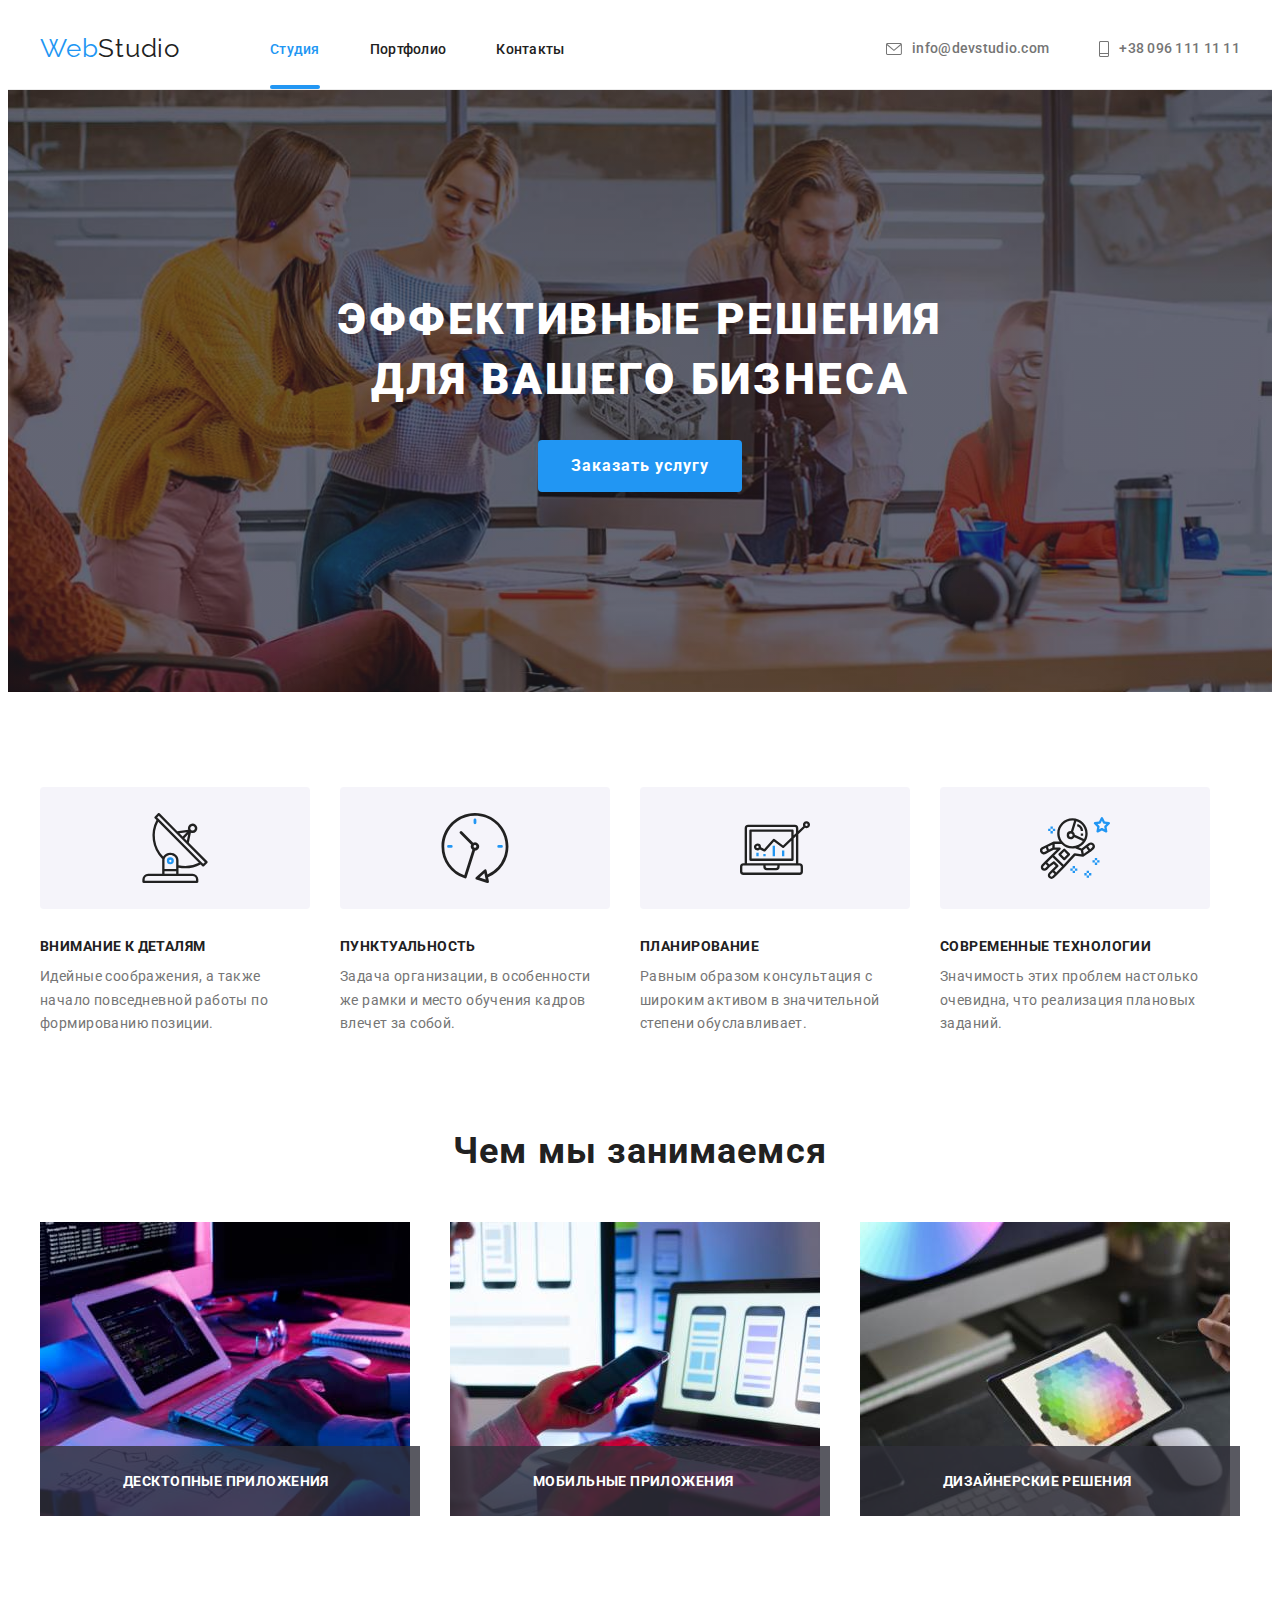
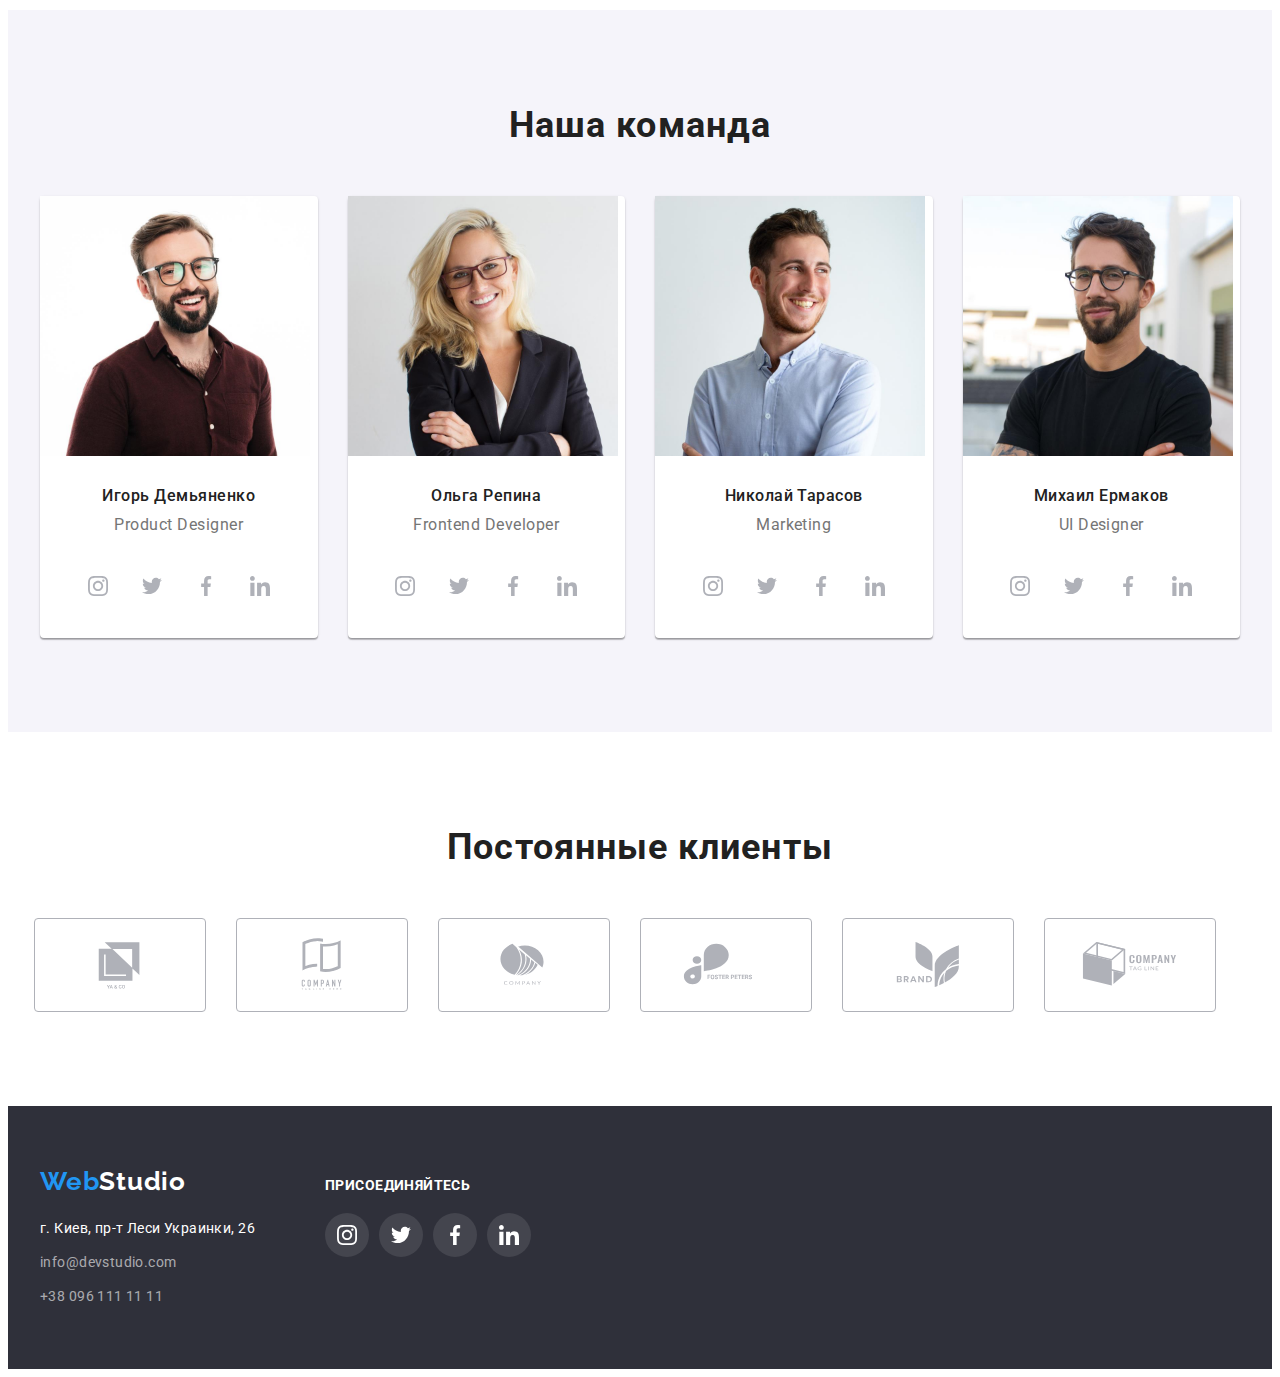
<file: index.html>
<!DOCTYPE html>
<html lang="ru">
<head>
    <meta charset="UTF-8">
    <meta http-equiv="X-UA-Compatible" content="IE=edge">
    <meta name="viewport" content="width=device-width, initial-scale=1.0">
    <title>Webstudio &#128640;</title>
    <link rel="preconnect" href="https://fonts.googleapis.com">
    <link rel="preconnect" href="https://fonts.gstatic.com" crossorigin>
    <link href="https://fonts.googleapis.com/css2?family=Raleway:wght@700&family=Roboto:wght@400;500;700;900&display=swap"
        rel="stylesheet">
    <link rel="stylesheet" href="https://cdnjs.cloudflare.com/ajax/libs/modern-normalize/1.1.0/modern-normalize.min.css"
        integrity="sha512-wpPYUAdjBVSE4KJnH1VR1HeZfpl1ub8YT/NKx4PuQ5NmX2tKuGu6U/JRp5y+Y8XG2tV+wKQpNHVUX03MfMFn9Q=="
        crossorigin="anonymous" referrerpolicy="no-referrer" />
    <link rel="stylesheet" href="./css/styles.css" />

</head>
<body>
    <header class="header">
        <div class="container">
        <a  class="header-logo link" href="/">
          <p lang="en"><span class="header-logo-blue link">Web</span>Studio</p>
        </a>
        <nav class="header-nav">
            <ul class="header-list list">
                <li class="header-item"> <a class="header-item-link link current" href="./index.html">Студия</a></li>
                <li class="header-item"> <a class="header-item-link link" href="./portfolio.html">Портфолио</a></li>
                <li class="header-item"> <a class="header-item-link link" href="#contacts">Контакты</a></li>
            </ul>
        </nav>
        <div class="header-connect">
        <a href="mailto:info@devstudio.com" class="header-link link"> <svg class="header-link-icon" width="16" height="12px">
            <use href="./img/svg/icons.svg#icon-envelope"></use> </svg> info@devstudio.com</a>
        <a href="tel:+380961111111" class="header-tel link"> <svg class="header-link-icon" width="10" height="16px">
            <use href="./img/svg/icons.svg#icon-smartphone"></use>
        </svg> +38 096 111 11 11</a>
        </div>
        </div>
    </header>
    <main>
        <section class="topsection">
            <div class="container">
            <h1 class="topsection-title">Эффективные решения <br> для вашего бизнеса</h1>
            <button class="topsection-button" data-modal-open>Заказать услугу</button>
            </div>
        </section>
        <section class="features">
            <div class="container">
                <ul class="features-list list">
                    <li class="features-item feature-icon-1">
                        <h3 class="features-item-title">Внимание к деталям</h3>
                        <p class="features-item-text">Идейные соображения, а также начало повседневной работы по формированию позиции.</p>
                    </li>
                    <li class="features-item feature-icon-2">
                        <h3 class="features-item-title">Пунктуальность</h3>
                        <p class="features-item-text">Задача организации, в особенности же рамки и место обучения кадров влечет за собой.</p>
                    </li>
                    <li class="features-item  feature-icon-3">
                        <h3 class="features-item-title">Планирование</h3>
                        <p class="features-item-text">Равным образом консультация с широким активом в значительной степени обуславливает.</p>
                    </li>
                    <li class="features-item  feature-icon-4">
                        <h3 class="features-item-title">Современные технологии</h3>
                        <p class="features-item-text">Значимость этих проблем настолько очевидна, что реализация плановых заданий.</p>
                    </li>
                    <!-- <a href="" class="feature-icon link"><svg class="feature-icon-1" width="70px" height="70px">
                     <use href="./img/svg/icons.svg#icon-antenna-1"></use></svg></a> -->
                </ul>
        </section>
        <section class="wwd">
            <div class="container">
            <h2 class="wwd-title">Чем мы занимаемся</h2>
                <ul class="wwd-list list">
                    <li class="wwd-item">
                        <h class="wwd-item-text">Десктопные приложения</h>
                        <img class="wwd-item-img" src="./img/box-1.jpg" alt="человек печатает1" width="370" height="294">
                    </li>
                    <li class="wwd-item">
                        <h class="wwd-item-text">Мобильные приложения</h>
                        <img class="wwd-item-img" src="./img/box-2.jpg" alt="человек печатает2" width="370" height="294">
                    </li>
                    <li class="wwd-item">
                        <h class="wwd-item-text">Дизайнерские решения</h>
                        <img class="wwd-item-img" src="./img/box-3.jpg" alt="человек печатает3" width="370" height="294">
                    </li>
                </ul>
                </div>
            </section>
        <section class="team">
            <div class="container">
            <h2 class="team-title">Наша команда</h2>
            <ul class="team-list list">
                <li class="team-item">
                    <img src="./img/img-1.jpg" alt="член команды1" width="270" height="260">
                    <div class="team-who">
                    <h3 class="team-item-title">Игорь Демьяненко</h3>
                    <p class="team-item-text">Product Designer</p>
                    </div>
                    <ul class="team-icons list">
                        <li class="team-item-icon">
                            <a href="" class="team-icon-link link">
                                <svg class="social-icon" width="20px" height="20px">
                                    <use href="./img/svg/icons.svg#icon-instagram"></use>
                        </svg></a></li>
                        <li class="team-item-icon"><a href="" class="team-icon-link link"><svg class="social-icon" width="20px" height="20px">
                            <use href="./img/svg/icons.svg#icon-twitter"></use>
                        </svg></a></li>
                        <li class="team-item-icon"><a href="" class="team-icon-link link"><svg class="social-icon" width="20px" height="20px">
                            <use href="./img/svg/icons.svg#icon-facebook"></use>
                        </svg></a></li>
                        <li class="team-item-icon"><a href="" class="team-icon-link link"><svg class="social-icon" width="20px" height="20px">
                            <use href="./img/svg/icons.svg#icon-linkedin"></use>
                        </svg></a></li>
                    </ul>
                </li>
                <li class="team-item">
                    <img src="./img/img-2.jpg" alt="член команды2" width="270" height="260">
                    <div class="team-who">
                    <h3 class="team-item-title">Ольга Репина</h3>
                    <p class="team-item-text">Frontend Developer</p>
                    </div>
                    <ul class="team-icons list">
                        <li class="team-item-icon">
                            <a href="" class="team-icon-link link">
                                <svg class="social-icon" width="20px" height="20px">
                                    <use href="./img/svg/icons.svg#icon-instagram"></use>
                                </svg></a>
                        </li>
                        <li class="team-item-icon"><a href="" class="team-icon-link link"><svg class="social-icon" width="20px"
                                    height="20px">
                                    <use href="./img/svg/icons.svg#icon-twitter"></use>
                                </svg></a></li>
                        <li class="team-item-icon"><a href="" class="team-icon-link link"><svg class="social-icon" width="20px"
                                    height="20px">
                                    <use href="./img/svg/icons.svg#icon-facebook"></use>
                                </svg></a></li>
                        <li class="team-item-icon"><a href="" class="team-icon-link link"><svg class="social-icon" width="20px"
                                    height="20px">
                                    <use href="./img/svg/icons.svg#icon-linkedin"></use>
                                </svg></a></li>
                    </ul>
                </li>
                <li class="team-item">
                    <img src="./img/img-3.jpg" alt="член команды3" width="270" height="260">
                    <div class="team-who">
                    <h3 class="team-item-title">Николай Тарасов</h3>
                    <p class="team-item-text">Marketing</p>
                    </div>
                    <ul class="team-icons list">
                        <li class="team-item-icon">
                            <a href="" class="team-icon-link link">
                                <svg class="social-icon" width="20px" height="20px">
                                    <use href="./img/svg/icons.svg#icon-instagram"></use>
                                </svg></a>
                        </li>
                        <li class="team-item-icon"><a href="" class="team-icon-link link"><svg class="social-icon" width="20px"
                                    height="20px">
                                    <use href="./img/svg/icons.svg#icon-twitter"></use>
                                </svg></a></li>
                        <li class="team-item-icon"><a href="" class="team-icon-link link"><svg class="social-icon" width="20px"
                                    height="20px">
                                    <use href="./img/svg/icons.svg#icon-facebook"></use>
                                </svg></a></li>
                        <li class="team-item-icon"><a href="" class="team-icon-link link"><svg class="social-icon" width="20px"
                                    height="20px">
                                    <use href="./img/svg/icons.svg#icon-linkedin"></use>
                                </svg></a></li>
                    </ul>
                </li>
                <li class="team-item">
                    <img src="./img/img-4.jpg" alt="член команды4" width="270" height="260">
                    <div class="team-who">
                    <h3 class="team-item-title">Михаил Ермаков</h3>
                    <p class="team-item-text">UI Designer</p>
                    </div>
                    <ul class="team-icons list">
                        <li class="team-item-icon">
                            <a href="" class="team-icon-link link">
                                <svg class="social-icon" width="20px" height="20px">
                                    <use href="./img/svg/icons.svg#icon-instagram"></use>
                                </svg></a>
                        </li>
                        <li class="team-item-icon"><a href="" class="team-icon-link link"><svg class="social-icon" width="20px"
                                    height="20px">
                                    <use href="./img/svg/icons.svg#icon-twitter"></use>
                                </svg></a></li>
                        <li class="team-item-icon"><a href="" class="team-icon-link link"><svg class="social-icon" width="20px"
                                    height="20px">
                                    <use href="./img/svg/icons.svg#icon-facebook"></use>
                                </svg></a></li>
                        <li class="team-item-icon"><a href="" class="team-icon-link link"><svg class="social-icon" width="20px"
                                    height="20px">
                                    <use href="./img/svg/icons.svg#icon-linkedin"></use>
                                </svg></a></li>
                    </ul>
                </li>
            </ul>
            </div>
        </section>
        <section class="partners">
            <div class="container">
                <h2 class="partners-title">Постоянные клиенты</h2>
                    <ul class="partners-list list">
                        <il class="partners-item"><a href="" class="partners-link link"><svg class="partners-icon" width="106px" height="60px">
                            <use href="./img/svg/icons.svg#icon-Logo1"></use>
                        </svg></a></il>
                        <il class="partners-item"><a href="" class="partners-link link"><svg class="partners-icon" width="106px" height="60px">
                            <use href="./img/svg/icons.svg#icon-Logo2"></use>
                        </svg></a></il>
                        <il class="partners-item"><a href="" class="partners-link link"><svg class="partners-icon" width="106px" height="60px">
                            <use href="./img/svg/icons.svg#icon-Logo3"></use>
                        </svg></a></il>
                        <il class="partners-item"><a href="" class="partners-link link"><svg class="partners-icon" width="106px" height="60px">
                            <use href="./img/svg/icons.svg#icon-Logo4"></use>
                        </svg></a></il>
                        <il class="partners-item"><a href="" class="partners-link link"><svg class="partners-icon" width="106px" height="60px">
                            <use href="./img/svg/icons.svg#icon-Logo5"></use>
                        </svg></a></il>
                        <il class="partners-item"><a href="" class="partners-link link"><svg class="partners-icon" width="106px" height="60px">
                            <use href="./img/svg/icons.svg#icon-Logo6"></use>
                        </svg></a></il>
                    </ul>
            </div>
        </section>
    </main>
    <footer class="footer">
        <div class="container footer-info">
            <div class="footer-contacts">
                <a class="footer-logo link" href="/">
                    <p lang="en"><span class="footer-logo-blue link">Web</span>Studio</p>
                </a>
                <address class="footer-address" id="contacts">
                    <ul class="footer-list list">
                        <li class="footer-item"><a class="footer-item-address link" href="https://goo.gl/maps/YJ5V9x83WiAXV78t8" target="_blank" rel="noopener nofollow noreferrer">г. Киев, пр-т Леси Украинки, 26</a></li>
                        <li class="footer-item"><a class="footer-item-mail link" href="mailto:info@devstudio.com">info@devstudio.com</a></li>
                        <li class="footer-item"><a class="footer-item-tel link" href="tel:+380961111111">+38 096 111 11 11</a></li>
                    </ul>
                </address>
            </div>
            <div class="footer-social">
                <h3 class="footer-social-title">присоединяйтесь</h3>
                <ul class="social-icons-list list">
                    <li class="social-item-icon">
                        <a href="" class="social-icon-link link">
                            <svg class="footer-social-icon" width="20px" height="20px">
                                <use href="./img/svg/icons.svg#icon-instagram"></use>
                            </svg></a></li>
                    <li class="social-item-icon">
                        <a href="" class="social-icon-link link">
                            <svg class="footer-social-icon" width="20px" height="20px">
                                <use href="./img/svg/icons.svg#icon-twitter"></use>
                            </svg></a></li>
                    <li class="social-item-icon">
                        <a href="" class="social-icon-link link">
                            <svg class="footer-social-icon" width="20px" height="20px">
                                <use href="./img/svg/icons.svg#icon-facebook"></use>
                            </svg></a></li>
                    <li class="social-item-icon">
                        <a href="" class="social-icon-link link">
                            <svg class="footer-social-icon" width="20px" height="20px">
                                <use href="./img/svg/icons.svg#icon-linkedin"></use>
                            </svg></a></li>
                </ul>
            </div>
        </div>
    </footer>
    <div class="backdrop is-hidden" data-modal>
        <div class="modal">
            <button class="close-modal-button" data-modal-close>
                <svg class="link-icon-close"><use href="./img/svg/icons.svg#icon-close-black"></use></svg></button>
        </div>
    </div>
    </div>
    <script src="./js/modal.js"></script>
</body>
</html>
</file>
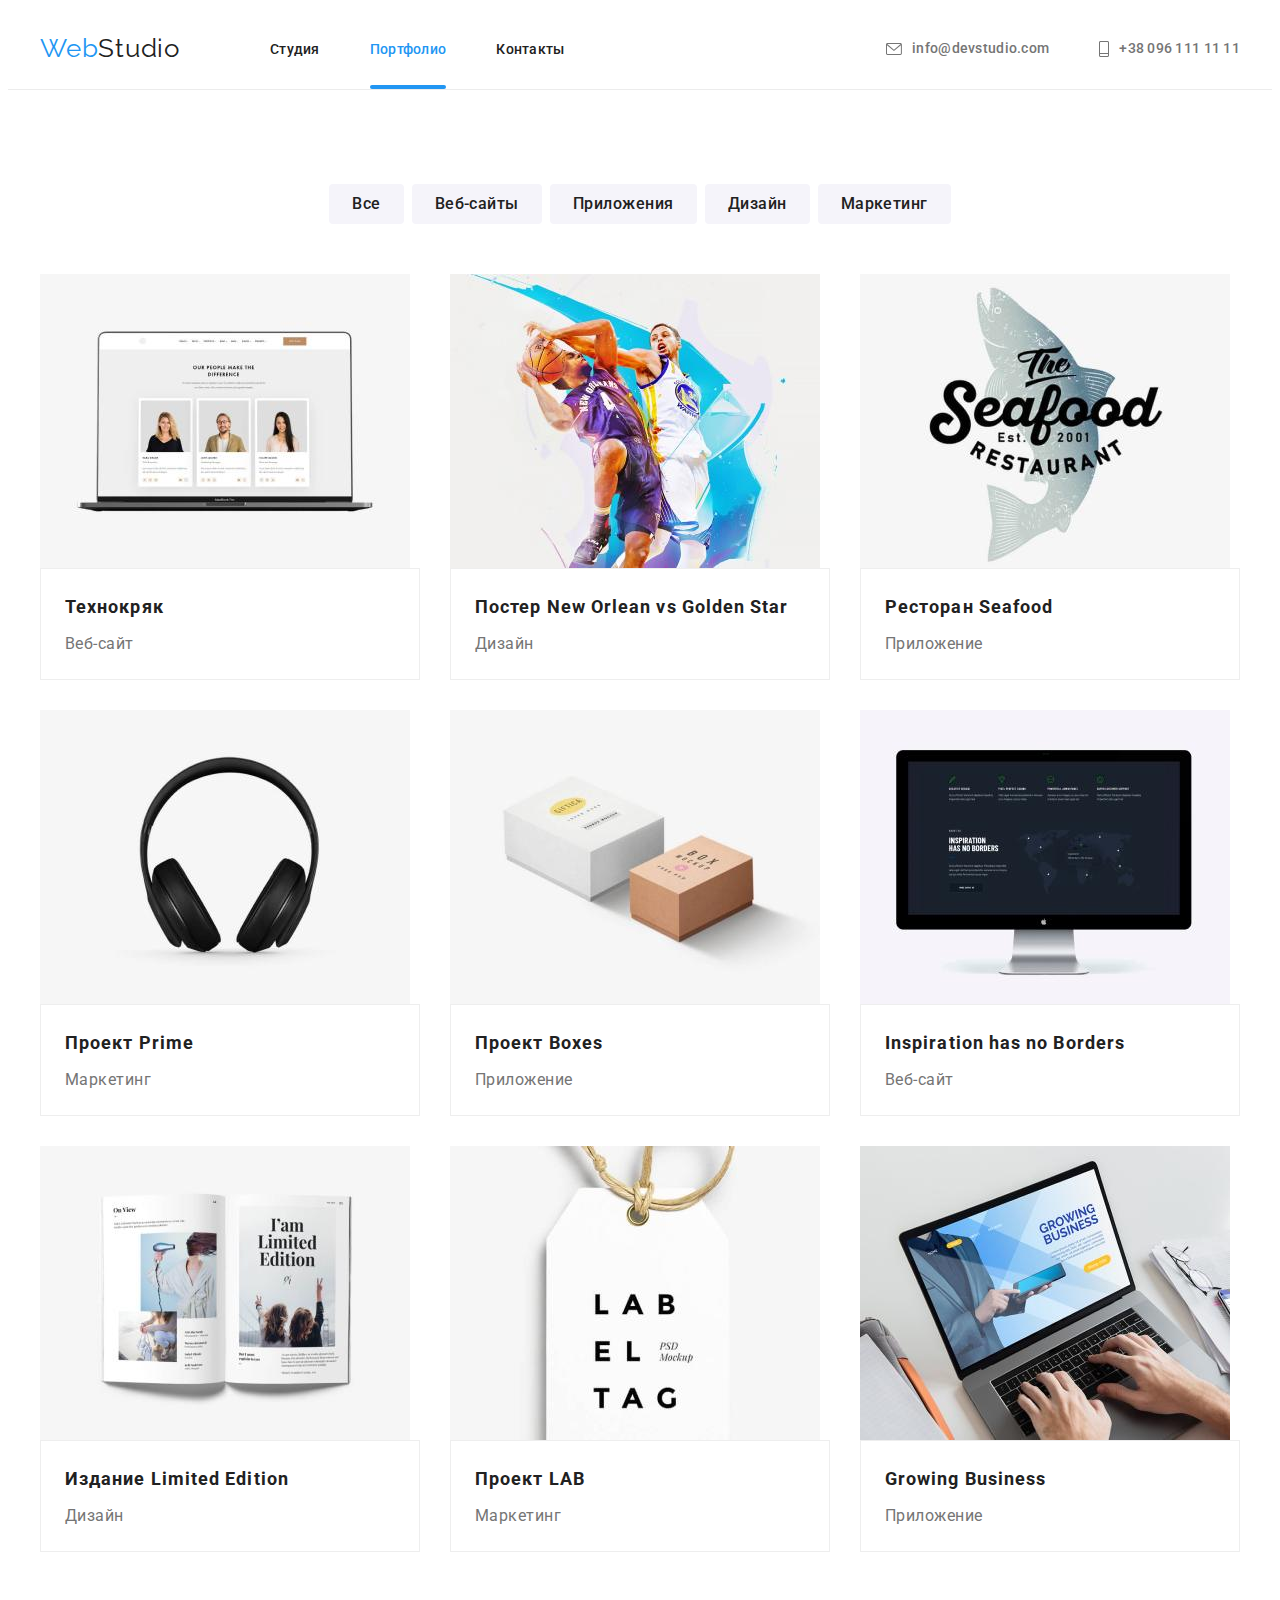
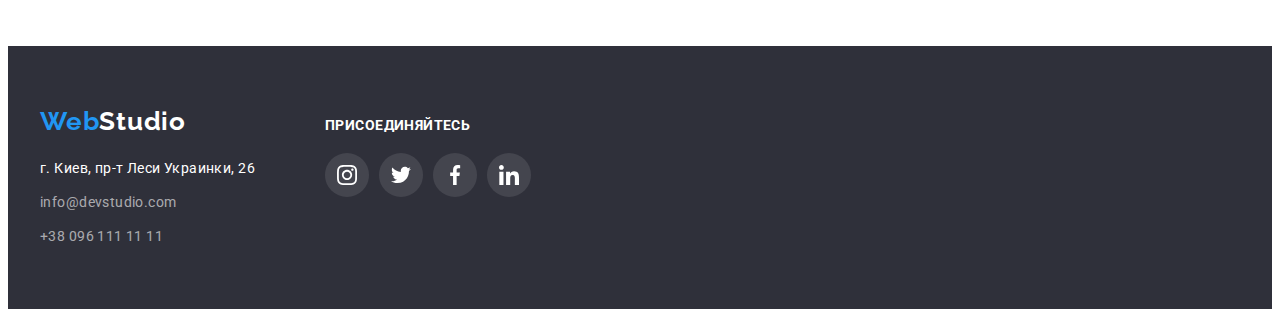
<file: portfolio.html>
<!DOCTYPE html>
<html lang="ru">
<head>
    <meta charset="UTF-8">
    <meta http-equiv="X-UA-Compatible" content="IE=edge">
    <meta name="viewport" content="width=device-width, initial-scale=1.0">
    <title>Webstudio &#128640;</title>
    <link rel="preconnect" href="https://fonts.googleapis.com">
    <link rel="preconnect" href="https://fonts.gstatic.com" crossorigin>
    <link href="https://fonts.googleapis.com/css2?family=Raleway:wght@700&family=Roboto:wght@400;500;700;900&display=swap"
        rel="stylesheet">
    <link rel="stylesheet" href="https://cdnjs.cloudflare.com/ajax/libs/modern-normalize/1.1.0/modern-normalize.min.css"
        integrity="sha512-wpPYUAdjBVSE4KJnH1VR1HeZfpl1ub8YT/NKx4PuQ5NmX2tKuGu6U/JRp5y+Y8XG2tV+wKQpNHVUX03MfMFn9Q=="
        crossorigin="anonymous" referrerpolicy="no-referrer" />
    <link rel="stylesheet" href="./css/styles.css" />

</head>
<body>
    <header class="header">
        <div class="container">
            <a class="header-logo link" href="/">
                <p lang="en"><span class="header-logo-blue link">Web</span>Studio</p>
            </a>
            <nav class="header-nav">
                <ul class="header-list list">
                    <li class="header-item"> <a class="header-item-link link" href="./index.html">Студия</a></li>
                    <li class="header-item"> <a class="header-item-link link current" href="./portfolio.html">Портфолио</a></li>
                    <li class="header-item"> <a class="header-item-link link" href="#contacts">Контакты</a></li>
                </ul>
            </nav>
            <div class="header-connect">
                <a href="mailto:info@devstudio.com" class="header-link link"> <svg class="header-link-icon" width="16"
                        height="12px">
                        <use href="./img/svg/icons.svg#icon-envelope"></use>
                    </svg> info@devstudio.com</a>
                <a href="tel:+380961111111" class="header-tel link"> <svg class="header-link-icon" width="10" height="16px">
                        <use href="./img/svg/icons.svg#icon-smartphone"></use>
                    </svg> +38 096 111 11 11</a>
            </div>
        </div>
    </header>
    <main>
        <section class="gallery">
            <div class="container">
            <h2 class="visually-hidden">Галерея</h2>
            <ul class="gallery-buttons-list list">
                <li class="gallery-buttons-item"> <button type="button" class="gallery-buttons-link link" href="">Все</button></li>
                <li class="gallery-buttons-item"> <button type="button" class="gallery-buttons-link link" href="">Веб-сайты</button></li>
                <li class="gallery-buttons-item"> <button type="button" class="gallery-buttons-link link" href="">Приложения</button></li>
                <li class="gallery-buttons-item"> <button type="button" class="gallery-buttons-link link" href="">Дизайн</button></li>
                <li class="gallery-buttons-item"> <button type="button" class="gallery-buttons-link link" href="">Маркетинг</button></li>
            </ul>
            <ul class="gallery-list list">
                <li class="gallery-item">
                    <div class="gallery-thumb">
                    <img src="./img/gal1.jpg" alt="example1" width="370" height="294">
                    <p class="gallery-thumb-text">Ресурс предлагает комплексные предложения с разным уровнем функционала и сервисов. Все это позволит посетителю получить
                    исчерпывающие сведения о компании или частном лице.</p>
                    </div>
                    <div class="gallery-text">
                    <h3 class="gallery-item-title">Технокряк</h3>
                    <p class="gallery-item-text">Веб-сайт</p>
                    </div>
                </li>
                <li class="gallery-item">
                    <div class="gallery-thumb">
                    <img src="./img/gal2.jpg" alt="example2" width="370" height="294">
                    <p class="gallery-thumb-text">Ресурс предлагает комплексные предложения с разным уровнем функционала и сервисов. Все это
                        позволит посетителю получить
                        исчерпывающие сведения о компании или частном лице.</p>
                    </div>
                    <div class="gallery-text">
                    <h3 class="gallery-item-title">Постер New Orlean vs Golden Star</h3>
                    <p class="gallery-item-text">Дизайн</p>
                    </div>
                </li>
                <li class="gallery-item">
                    <div class="gallery-thumb">
                    <img src="./img/gal3.jpg" alt="example3" width="370" height="294">
                    <p class="gallery-thumb-text">Ресурс предлагает комплексные предложения с разным уровнем функционала и сервисов. Все это
                        позволит посетителю получить
                        исчерпывающие сведения о компании или частном лице.</p>
                    </div>
                    <div class="gallery-text">
                    <h3 class="gallery-item-title">Ресторан Seafood</h3>
                    <p class="gallery-item-text">Приложение</p>
                    </div>
                </li>
                <li class="gallery-item">
                    <div class="gallery-thumb">
                    <img src="./img/gal4.jpg" alt="example4" width="370" height="294">
                    <p class="gallery-thumb-text">Ресурс предлагает комплексные предложения с разным уровнем функционала и сервисов. Все это
                        позволит посетителю получить
                        исчерпывающие сведения о компании или частном лице.</p>
                    </div>
                    <div class="gallery-text">
                    <h3 class="gallery-item-title">Проект Prime</h3>
                    <p class="gallery-item-text">Маркетинг</p>
                    </div>
                </li>
                <li class="gallery-item">
                    <div class="gallery-thumb">
                    <img src="./img/gal5.jpg" alt="example5" width="370" height="294">
                    <p class="gallery-thumb-text">Ресурс предлагает комплексные предложения с разным уровнем функционала и сервисов. Все это
                        позволит посетителю получить
                        исчерпывающие сведения о компании или частном лице.</p>
                    </div>
                    <div class="gallery-text">
                    <h3 class="gallery-item-title">Проект Boxes</h3>
                    <p class="gallery-item-text">Приложение</p>
                    </div>
                </li>
                <li class="gallery-item">
                    <div class="gallery-thumb">
                    <img src="./img/gal6.jpg" alt="example6" width="370" height="294">
                    <p class="gallery-thumb-text">Ресурс предлагает комплексные предложения с разным уровнем функционала и сервисов. Все это
                        позволит посетителю получить
                        исчерпывающие сведения о компании или частном лице.</p>
                    </div>
                    <div class="gallery-text">
                    <h3 lang="en" class="gallery-item-title">Inspiration has no Borders</h3>
                    <p class="gallery-item-text">Веб-сайт</p>
                    </div>
                </li>
                <li class="gallery-item">
                    <div class="gallery-thumb">
                    <img src="./img/gal7.jpg" alt="example7" width="370" height="294">
                    <p class="gallery-thumb-text">Ресурс предлагает комплексные предложения с разным уровнем функционала и сервисов. Все это
                        позволит посетителю получить
                        исчерпывающие сведения о компании или частном лице.</p>
                    </div>
                    <div class="gallery-text">
                    <h3 class="gallery-item-title">Издание Limited Edition</h3>
                    <p class="gallery-item-text">Дизайн</p>
                    </div>
                </li>
                <li class="gallery-item">
                    <div class="gallery-thumb">
                    <img src="./img/gal8.jpg" alt="example8" width="370" height="294">
                    <p class="gallery-thumb-text">Ресурс предлагает комплексные предложения с разным уровнем функционала и сервисов. Все это
                        позволит посетителю получить
                        исчерпывающие сведения о компании или частном лице.</p>
                    </div>
                    <div class="gallery-text">
                    <h3 class="gallery-item-title">Проект LAB</h3>
                    <p class="gallery-item-text">Маркетинг</p>
                    </div>
                </li>
                <li class="gallery-item">
                    <div class="gallery-thumb">
                    <img src="./img/gal9.jpg" alt="example9" width="370" height="294">
                    <p class="gallery-thumb-text">Ресурс предлагает комплексные предложения с разным уровнем функционала и сервисов. Все это
                        позволит посетителю получить
                        исчерпывающие сведения о компании или частном лице.</p>
                    </div>
                    <div class="gallery-text">
                    <h3 lang="en" class="gallery-item-title">Growing Business</h3>
                    <p class="gallery-item-text">Приложение</p>
                    </div>
                </li>
            </ul>
            </div>
        </section>
    </main>
    <footer class="footer">
        <div class="container footer-info">
            <div class="footer-contacts">
                <a class="footer-logo link" href="/">
                    <p lang="en"><span class="footer-logo-blue link">Web</span>Studio</p>
                </a>
                <address class="footer-address" id="contacts">
                    <ul class="footer-list list">
                        <li class="footer-item"><a class="footer-item-address link"
                                href="https://goo.gl/maps/YJ5V9x83WiAXV78t8" target="_blank"
                                rel="noopener nofollow noreferrer">г. Киев, пр-т Леси Украинки, 26</a></li>
                        <li class="footer-item"><a class="footer-item-mail link"
                                href="mailto:info@devstudio.com">info@devstudio.com</a></li>
                        <li class="footer-item"><a class="footer-item-tel link" href="tel:+380961111111">+38 096 111 11
                                11</a></li>
                    </ul>
                </address>
            </div>
            <div class="footer-social">
                <h3 class="footer-social-title">присоединяйтесь</h3>
                <ul class="social-icons-list list">
                    <li class="social-item-icon">
                        <a href="" class="social-icon-link link">
                            <svg class="footer-social-icon" width="20px" height="20px">
                                <use href="./img/svg/icons.svg#icon-instagram"></use>
                            </svg></a>
                    </li>
                    <li class="social-item-icon">
                        <a href="" class="social-icon-link link">
                            <svg class="footer-social-icon" width="20px" height="20px">
                                <use href="./img/svg/icons.svg#icon-twitter"></use>
                            </svg></a>
                    </li>
                    <li class="social-item-icon">
                        <a href="" class="social-icon-link link">
                            <svg class="footer-social-icon" width="20px" height="20px">
                                <use href="./img/svg/icons.svg#icon-facebook"></use>
                            </svg></a>
                    </li>
                    <li class="social-item-icon">
                        <a href="" class="social-icon-link link">
                            <svg class="footer-social-icon" width="20px" height="20px">
                                <use href="./img/svg/icons.svg#icon-linkedin"></use>
                            </svg></a>
                    </li>
                </ul>
            </div>
        </div>
    </footer>
</body>
</html>
</file>
<file: css/styles.css>
:root {
  --main-text-color: #212121;
  --second-text-color: #2196f3;
  --typical-margin: 20px;
  --timing-animation: cubic-bezier(0.4, 0, 0.2, 1);
}

p,
h1,
h2,
h3,
h4,
h5,
h6 {
  margin: 0;
}

ul,
ol {
  margin: 0;
  padding-left: 0;
}

button {
  cursor: pointer;
}

img {
  display: block;
}

body {
  font-family: "Roboto", sans-serif;
}

.container {
  width: 1200px;
  margin: 0 auto;
  padding-left: 15px;
  padding-right: 15px;
}

.list {
  list-style: none;
}

.link {
  text-decoration: none;
}

.visually-hidden {
  position: absolute;
  white-space: nowrap;
  width: 1px;
  height: 1px;
  overflow: hidden;
  border: 0;
  padding: 0;
  clip: rect(0 0 0 0);
  clip-path: inset(50%);
  margin: -1px;
}

/*----------------------------HEADER------------------------*/

.header {
  background-color: #ffffff;
  border-bottom: 1px solid #ececec;
}

.header .container {
  display: flex;
  align-items: center;
}

.header-logo {
  font-family: "Raleway", sans-serif;
  font-size: 26px;
  line-height: calc(31 / 26);
  letter-spacing: 0.03em;
  color: var(--main-text-color);
  margin-right: 90px;
  padding-bottom: 25px;
  padding-top: 25px;
  max-height: 80px;
}

.header-logo-blue {
  font-family: "Raleway", sans-serif;
  font-size: 26px;
  line-height: calc(31 / 26);
  letter-spacing: 0.03em;
  color: #2196f3;
}
.header-item {
  max-height: 80px;
}

.header-item-link {
  font-weight: 500;
  font-size: 14px;
  line-height: calc(16 / 14);
  letter-spacing: 0.02em;
  color: var(--main-text-color);
  padding-bottom: 32px;
  padding-top: 32px;
  position: relative;
  transition: 250ms color var(--timing-animation);
}

.current::after {
  position: absolute;
  content: "";
  display: block;
  width: 100%;
  height: 4px;
  left: 0px;
  bottom: 0px;
  border-radius: 2px;
  background-color: var(--second-text-color);
  animation-name: grow;
  animation-duration: 1100ms;
  animation-timing-function: var(--timing-animation);
  animation-delay: 250ms;
  animation-fill-mode: forwards;
}
@keyframes grow {
  from {
    transform: scale(0);
  }
  to {
    transform: scale(1);
  }
}

.header-link,
.header-tel {
  font-weight: 500;
  font-size: 14px;
  line-height: 1.14;
  letter-spacing: 0.02em;
  color: #757575;
  display: flex;
  align-items: center;
  justify-content: center;
  transition: color 250ms cubic-bezier(0.4, 0, 0.2, 1);
}

.header-link-icon {
  margin-right: 10px;
  fill: currentColor;
  transition: 250ms fill var(--timing-animation);
}

.header-link:hover,
.header-link:focus,
.header-tel:hover,
.header-tel:focus,
.header-item-link:hover,
.header-item-link:focus,
.header-link-icon:hover,
.header-link-icon:focus {
  color: var(--second-text-color);
  fill: var(--second-text-color);
}

.current {
  color: var(--second-text-color);
}

.header-list {
  display: flex;
  align-items: center;
}

.header-item:not(:last-child) {
  margin-right: 50px;
}

.header-connect {
  display: flex;
  margin-left: auto;
}

.header-tel {
  margin-left: 50px;
}

/*----------------------------TOPsection------------------------*/

.topsection {
  background-color: #c4c4c4;
  padding-top: 200px;
  padding-bottom: 200px;
  background-image: linear-gradient(
      to right,
      rgba(47, 48, 58, 0.4),
      rgba(47, 48, 58, 0.4)
    ),
    url(../img/top-back.jpg);
  background-repeat: no-repeat;
  background-position: center;
  background-size: cover;
  max-width: 1600px;
  margin: 0 auto;
}

.topsection-title {
  font-weight: 900;
  font-size: 44px;
  line-height: 1.36;
  letter-spacing: 0.06em;
  text-transform: uppercase;
  color: #ffffff;
  box-sizing: content-box;
  text-align: center;
  margin-bottom: 30px;
}

.topsection-button {
  font-family: inherit;
  font-size: 16px;
  font-weight: 700;
  line-height: calc(30 / 16);
  text-align: center;
  letter-spacing: 0.06em;
  color: #ffffff;
  background-color: var(--second-text-color);
  cursor: pointer;
  padding: 10px 32px;
  border-radius: 4px;
  border: 1px solid transparent;
  display: block;
  text-align: center;
  margin: auto;
}

/*----------------------------MODAL------------------------*/

.backdrop {
  position: fixed;
  top: 0;
  left: 0;
  width: 100%;
  height: 100%;
  background-color: rgba(0, 0, 0, 0.2);
  opacity: 1;
  transition: opacity 250ms var(--timing-animation);
}

.backdrop.is-hidden {
  opacity: 0;
  pointer-events: none;
}

.modal {
  width: 528px;
  height: 581px;
  left: 536px;
  top: 221px;

  position: absolute;
  top: 50%;
  left: 50%;
  transform: translate(-50%, -50%) scale(1);
  opacity: 1;
  visibility: visible;
  transition: transform 250ms var(--timing-animation),
    opacity 250ms var(--timing-animation), scale 250ms var(--timing-animation);
  background-color: #ffffff;
  box-shadow: 0px 1px 3px rgba(0, 0, 0, 0.12), 0px 1px 1px rgba(0, 0, 0, 0.14),
    0px 2px 1px rgba(0, 0, 0, 0.2);
  border-radius: 4px;
}

.backdrop.is-hidden .modal {
  transform: translate(-50%, -50%) scale(1.2);
  opacity: 0;
  visibility: hidden;
}

.close-modal-button {
  position: absolute;
  top: 0;
  right: 0;
  width: 30px;
  height: 30px;
  position: absolute;
  margin-top: 8px;
  margin-right: 8px;
  border-radius: 50%;
  border: 1px solid rgba(0, 0, 0, 0.1);
  background: #ffffff;
  display: flex;
  justify-content: center;
  align-items: center;
}

.link-icon-close {
  width: 1em;
  height: 1em;
  fill: currentColor;
}

/*----------------------------FEATURES------------------------*/

.features {
  padding-top: 95px;
}

.features-list {
  display: flex;
  align-items: center;
  flex-wrap: nowrap;
}

.features-item {
  width: 270px;
}

.feature-icon-1::before,
.feature-icon-2::before,
.feature-icon-3::before,
.feature-icon-4::before {
  margin-bottom: 30px;
  display: flex;
  content: "";
  height: 120px;
  background-color: #f5f4fa;
  background-repeat: no-repeat;
  background-position: center;
  border-radius: 4px;
  border: 1px solid transparent;
}

.feature-icon-1::before {
  background-image: url(../img/svg/antenna1.svg);
}

.feature-icon-2::before {
  background-image: url(../img/svg/clock1.svg);
}

.feature-icon-3::before {
  background-image: url(../img/svg/diagram1.svg);
}

.feature-icon-4::before {
  background-image: url(../img/svg/astronaut1.svg);
}

.feature-icon-1::before .backgroung-image {
}

.feature-icon-1:hover::before,
.feature-icon-2:hover::before,
.feature-icon-3:hover::before,
.feature-icon-4:hover::before {
  animation: testrotate 1s infinite alternate linear;
  animation-duration: 1000ms;
  animation-delay: 250ms;
}

@keyframes testrotate {
  0% {
    transform: rotateY(0deg);
  }
  100% {
    transform: rotateY(180deg);
  }
}

.features-item:not(:last-child) {
  margin-right: 30px;
}

.features-item-title {
  font-size: 14px;
  line-height: 1.14;
  letter-spacing: 0.03em;
  text-transform: uppercase;
  color: var(--main-text-color);
  margin-bottom: 10px;
}

.features-item-text {
  font-weight: 400;
  font-size: 14px;
  line-height: 1.71;
  letter-spacing: 0.03em;
  color: #757575;
}

/*----------------------------WWD-or-WHATWEDO------------------------*/

.wwd {
  padding-top: 94px;
  padding-bottom: 94px;
}

.wwd-title {
  font-size: 36px;
  line-height: calc(42 / 36);
  letter-spacing: 0.03em;
  color: var(--main-text-color);
  box-sizing: content-box;
  text-align: center;
  margin-bottom: 50px;
}

.wwd-item {
  flex-basis: calc(100% / 3 - 30px);
  margin-left: 30px;
  position: relative;
}

.wwd-item-text {
  position: absolute;
  top: 251px;
  left: 83px;
  font-style: normal;
  font-weight: 700;
  font-size: 14px;
  line-height: calc(16 / 14);
  text-align: center;
  letter-spacing: 0.03em;
  text-transform: uppercase;
  color: #ffffff;
}

.wwd-item::before {
  position: absolute;
  content: "";
  width: 100%;
  height: 70px;
  background-color: rgba(47, 48, 58, 0.8);
  bottom: 0px;
}

.wwd-list {
  display: flex;
  align-items: center;
  margin-left: -30px;
}

/*----------------------------TEAM------------------------*/

.team {
  background-color: #f5f4fa;
  padding-top: 94px;
  padding-bottom: 94px;
}

.team-who {
  padding-top: 30px;
  padding-bottom: 30px;
}

.team-title {
  font-size: 36px;
  line-height: calc(42 / 36);
  letter-spacing: 0.03em;
  color: var(--main-text-color);
  box-sizing: content-box;
  text-align: center;
  margin-bottom: 50px;
}

.team-list {
  display: flex;
  align-items: center;
  margin-left: -30px;
}

.team-item {
  flex-basis: calc(100% / 3 - 30px);
  margin-left: 30px;
  background-color: #fff;
  box-sizing: border-box;
  box-shadow: 0px 2px 1px 0px #00000033, 0px 1px 1px 0px #00000024,
    0px 1px 3px 0px #0000001f;
  border-radius: 4px;
}

.team-item-title {
  font-weight: 500;
  font-size: 16px;
  line-height: calc(19 / 16);
  letter-spacing: 0.03em;
  color: var(--main-text-color);
  box-sizing: content-box;
  text-align: center;
}

.team-item-text {
  font-weight: 400;
  font-size: 16px;
  line-height: calc(19 / 16);
  letter-spacing: 0.03em;
  color: #757575;
  box-sizing: content-box;
  text-align: center;
  margin-top: 10px;
}

.team-icons {
  display: flex;
  justify-content: center;
  margin-bottom: 30px;
}

.team-item-icon {
  width: 44px;
  height: 44px;
  margin-right: 10px;
}

.team-item-icon:last-child {
  margin-right: 0;
}

.team-icon-link {
  width: 100%;
  height: 100%;
  background-color: #ffffff;
  border-radius: 50%;
  display: flex;
  align-items: center;
  justify-content: center;
  transition: 250ms background-color var(--timing-animation);
}

.social-icon {
  fill: #afb1b8;
  transition: 250ms fill var(--timing-animation);
}

.team-icon-link:hover,
.team-icon-link:focus {
  background-color: var(--second-text-color);
}

.team-icon-link:hover .social-icon,
.team-icon-link:focus .social-icon {
  fill: #ffffff;
}

/*----------------------------PARTNERS------------------------*/

.partners {
  padding-top: 94px;
  padding-bottom: 94px;
}

.partners-title {
  font-family: "Roboto";
  font-style: normal;
  font-weight: 700;
  font-size: 36px;
  line-height: calc(42 / 36);
  text-align: center;
  letter-spacing: 0.03em;
  color: var(--main-text-color);
  margin-bottom: 50px;
}

.partners-list {
  display: flex;
  align-items: center;
  justify-content: center;
}

.partners-link {
  width: 170px;
  height: 92px;
  border-radius: 4px;
  border: 1px solid transparent;
  border-color: #afb1b8;
  display: flex;
  align-items: center;
  justify-content: center;
  margin-right: 30px;
  transition: 250ms border-color var(--timing-animation);
}

.partners-icon {
  fill: #afb1b8;
  transition: 250ms fill var(--timing-animation);
}

.partners-link:hover,
.partners-link:focus {
  border-color: var(--second-text-color);
}

.partners-link:hover .partners-icon,
.partners-link:focus .partners-icon {
  fill: var(--second-text-color);
}

/*----------------------------FOOTER------------------------*/

.footer {
  background-color: #2f303a;
  padding-top: 60px;
  padding-bottom: 60px;
}

.footer-info {
  display: flex;
  align-items: baseline;
}

.footer-address {
  font-style: normal;
  margin-right: 70px;
}

.footer-logo {
  font-family: "Raleway";
  font-style: normal;
  font-weight: 700;
  font-size: 26px;
  line-height: calc(31 / 26);
  letter-spacing: 0.03em;
  color: #ffffff;
  display: block;
}

.footer-item:not(:last-child) {
  margin-bottom: 10px;
}
.footer-list {
  margin-top: 20px;
  display: block;
}

.footer-logo-blue {
  font-family: "Raleway";
  font-size: 26px;
  line-height: calc(31 / 26);
  letter-spacing: 0.03em;
  color: #2196f3;
}

.footer-item-address {
  font-weight: 400;
  font-size: 14px;
  line-height: 1.71;
  letter-spacing: 0.03em;
  color: #ffffff;
  transition: 250ms color var(--timing-animation);
}

.footer-item-mail {
  font-weight: 400;
  font-size: 14px;
  line-height: 1.71;
  letter-spacing: 0.03em;
  color: rgba(255, 255, 255, 0.6);
  transition: 250ms color var(--timing-animation);
}

.footer-item-tel {
  font-weight: 400;
  font-size: 14px;
  line-height: 1.71;
  letter-spacing: 0.03em;
  color: rgba(255, 255, 255, 0.6);
  transition: 250ms color var(--timing-animation);
}

.footer-item-address:hover,
.footer-item-address:focus,
.footer-item-mail:hover,
.footer-item-mail:focus,
.footer-item-tel:hover,
.footer-item-tel:focus {
  color: var(--second-text-color);
}

.footer-social-title {
  font-family: "Roboto";
  font-style: normal;
  font-weight: 700;
  font-size: 14px;
  line-height: calc(16 / 14);
  letter-spacing: 0.03em;
  text-transform: uppercase;
  color: #ffffff;
  margin-bottom: 20px;
}

.social-item-icon {
  width: 44px;
  height: 44px;
  margin-right: 10px;
}

.social-item-icon:last-child {
  margin-right: 0;
}

.social-icon-link {
  width: 100%;
  height: 100%;
  background-color: #ffffff1a;
  border-radius: 50%;
  display: flex;
  align-items: center;
  justify-content: center;
  transition: 250ms background-color var(--timing-animation);
}

.social-icons-list {
  display: flex;
  align-items: center;
  justify-content: center;
}

.footer-social-icon {
  display: flex;
  justify-content: center;
  fill: #ffffff;
}

.social-icon-link:hover,
.social-icon-link:focus {
  background-color: var(--second-text-color);
}

/*----------------------------GALLERY------------------------*/

.gallery {
  padding-top: 94px;
  padding-bottom: 94px;
}

.gallery-buttons-list {
  display: flex;
  align-items: center;
  justify-content: center;
  margin-bottom: 50px;
}

.gallery-buttons-link {
  font-family: inherit;
  font-weight: 500;
  font-size: 16px;
  line-height: 1.62;
  letter-spacing: 0.03em;
  color: var(--main-text-color);
  background-color: #f5f4fa;
  cursor: pointer;
  padding: 6px 22px;
  border-radius: 4px;
  border: 1px solid transparent;
  transition: 250ms background-color var(--timing-animation),
    250ms box-shadow var(--timing-animation),
    250ms color var(--timing-animation);
}

.gallery-buttons-link:hover,
.gallery-buttons-link:focus {
  background-color: var(--second-text-color);
  box-shadow: 0px 2px 2px 0px #0000001f, 0px 1px 2px 0px #00000014,
    0px 3px 1px 0px #0000001a;
  color: #ffffff;
}

.gallery-buttons-item:not(:last-child) {
  margin-right: 8px;
}

.gallery-list {
  display: flex;
  align-items: center;
  flex-wrap: wrap;
  margin: -15px;
}

.gallery-item {
  flex-basis: calc(100% / 3 - 30px);
  margin: 15px;

  position: relative;
}

.gallery-thumb {
  position: relative;
  width: 100%;
  height: 294px;
  overflow: hidden;
}

.gallery-thumb::before {
  position: absolute;
  content: "";
  width: 100%;
  height: 100%;
  background-color: rgba(33, 150, 243, 0.9);
  transform: translateY(100%);
  transition: transform 250ms var(--timing-animation);
}

.gallery-thumb-text {
  position: absolute;
  font-style: normal;
  top: 0px;
  font-weight: 400;
  font-size: 18px;
  line-height: 1.56;
  padding: 63px 24px;
  letter-spacing: 0.03em;
  color: #ffffff;
  transform: translateY(100%);
  transition: transform 350ms var(--timing-animation);
}

.gallery-item:hover .gallery-thumb-text,
.gallery-item:hover .gallery-thumb::before {
  transform: translateY(0%);
}

.gallery-item:hover {
  box-shadow: 0px 3px 1px rgba(0, 0, 0, 0.1), 0px 1px 2px rgba(0, 0, 0, 0.08),
    0px 2px 2px rgba(0, 0, 0, 0.12);
}

.gallery-item > img {
  display: block;
  max-width: 100%;
}

.gallery-text {
  padding-top: 20px;
  padding-bottom: 20px;
  border: 1px solid #eeeeee;
}

.gallery-item-title {
  font-size: 18px;
  line-height: 2;
  letter-spacing: 0.06em;
  color: #212121;
  margin-left: 24px;
}

.gallery-item-text {
  font-weight: 400;
  font-size: 16px;
  line-height: 1.88;
  letter-spacing: 0.03em;
  color: #757575;
  margin-top: 4px;
  margin-left: 24px;
}

.current-button {
  color: #ffffff;
  background-color: #2196f3;
}
</file>
